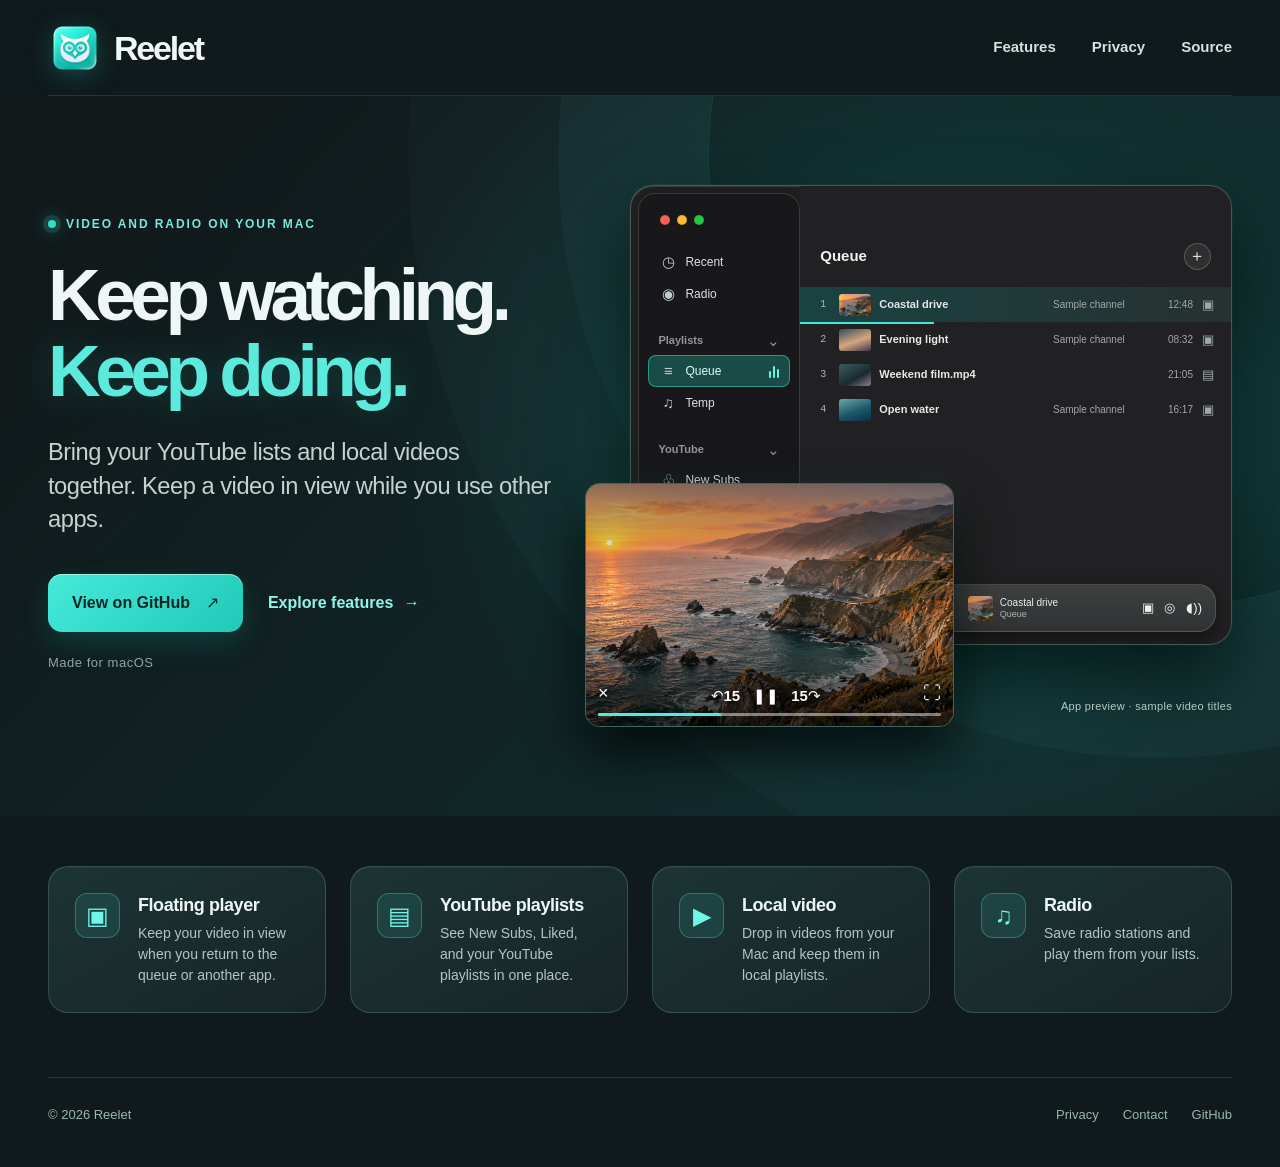
<file: index.html>
<!doctype html>
<html lang="en">
<head>
  <meta charset="utf-8">
  <meta name="viewport" content="width=device-width, initial-scale=1">
  <meta name="theme-color" content="#10191b">
  <meta name="description" content="Reelet keeps YouTube videos, local files, and radio in one Mac player with a floating video window.">
  <link rel="icon" href="favicon.png?v=6" type="image/png" sizes="128x128">
  <link rel="apple-touch-icon" href="apple-touch-icon.png?v=6">
  <title>Reelet — Keep watching. Keep doing.</title>
  <link rel="stylesheet" href="style.css?v=owl-brand-6">
</head>
<body class="home">
  <header class="topbar wrap">
    <a class="wordmark" href="./" aria-label="Reelet home"><img src="favicon.png?v=6" alt="" width="54" height="54"><span>Reelet</span></a>
    <nav class="desktop-nav" aria-label="Main navigation"><a href="#features">Features</a><a href="privacy.html">Privacy</a><a href="https://github.com/Reelet/reelet">Source</a></nav>
    <details class="mobile-menu"><summary aria-label="Open menu"><span></span><span></span><span></span></summary><nav aria-label="Mobile navigation"><a href="#features">Features</a><a href="privacy.html">Privacy</a><a href="https://github.com/Reelet/reelet">Source</a></nav></details>
  </header>
  <main>
    <section class="hero">
      <div class="hero-inner wrap">
        <div class="hero-copy">
          <div class="eyebrow"><span class="eyebrow-mark" aria-hidden="true"></span> Video and radio on your Mac</div>
          <h1>Keep watching.<br><em>Keep doing.</em></h1>
          <p>Bring your YouTube lists and local videos together. Keep a video in view while you use other apps.</p>
          <div class="actions">
            <a class="button" href="https://github.com/Reelet/reelet">View on GitHub <span aria-hidden="true">↗</span></a>
            <a class="textlink" href="#features">Explore features <span aria-hidden="true">→</span></a>
          </div>
          <p class="platform">Made for macOS</p>
        </div>
        <div class="product-scene" role="img" aria-label="Reelet app preview: dark queue with Recent, Radio, Playlists, and YouTube lists, plus a separate floating video player">
          <div class="scene-glow" aria-hidden="true"></div>
          <div class="app-window" aria-hidden="true">
            <div class="app-sidebar">
              <div class="traffic-lights"><i></i><i></i><i></i></div>
              <div class="side-item"><span class="side-symbol">◷</span>Recent</div>
              <div class="side-item"><span class="side-symbol">◉</span>Radio</div>
              <div class="side-label">Playlists <span>⌄</span></div>
              <div class="side-item selected"><span class="side-symbol">≡</span>Queue <span class="playing-bars"><i></i><i></i><i></i></span></div>
              <div class="side-item"><span class="side-symbol">♫</span>Temp</div>
              <div class="side-label">YouTube <span>⌄</span></div>
              <div class="side-item"><span class="side-symbol">♧</span>New Subs</div>
              <div class="side-item"><span class="side-symbol">♡</span>Liked</div>
              <div class="side-item"><span class="side-symbol">▣</span>My Playlist</div>
            </div>
            <div class="queue-panel">
              <div class="queue-heading"><strong>Queue</strong><span class="add-video">＋</span></div>
              <div class="queue-rows">
                <div class="queue-row playing"><span class="row-number">1</span><span class="queue-thumb coast"></span><span class="queue-title">Coastal drive</span><span class="queue-channel">Sample channel</span><span class="queue-length">12:48</span><span class="source-icon">▣</span></div>
                <div class="queue-row"><span class="row-number">2</span><span class="queue-thumb dusk"></span><span class="queue-title">Evening light</span><span class="queue-channel">Sample channel</span><span class="queue-length">08:32</span><span class="source-icon">▣</span></div>
                <div class="queue-row"><span class="row-number">3</span><span class="queue-thumb film"></span><span class="queue-title">Weekend film.mp4</span><span class="queue-channel"></span><span class="queue-length">21:05</span><span class="source-icon">▤</span></div>
                <div class="queue-row"><span class="row-number">4</span><span class="queue-thumb ocean"></span><span class="queue-title">Open water</span><span class="queue-channel">Sample channel</span><span class="queue-length">16:17</span><span class="source-icon">▣</span></div>
              </div>
              <div class="app-player-bar"><span class="bar-transport">◀&nbsp;&nbsp; ▶&nbsp;&nbsp; ▶|</span><span class="bar-now"><span class="bar-cover"></span><span>Coastal drive<small>Queue</small></span></span><span class="bar-actions">▣ &nbsp; ◎ &nbsp; ◖))</span></div>
            </div>
          </div>
          <div class="floating-player" aria-hidden="true"><img src="assets/coastal-video.webp" alt="" width="1672" height="941"><div class="video-shade"></div><div class="video-controls"><span>×</span><span>↶15 &nbsp; ❚❚ &nbsp; 15↷</span><span>⛶</span></div><div class="video-progress"><i></i></div></div>
          <span class="scene-caption">App preview · sample video titles</span>
        </div>
      </div>
    </section>
    <section id="features" class="features wrap" aria-label="Features">
      <article><span class="feature-icon">▣</span><div><h2>Floating player</h2><p>Keep your video in view when you return to the queue or another app.</p></div></article>
      <article><span class="feature-icon">▤</span><div><h2>YouTube playlists</h2><p>See New Subs, Liked, and your YouTube playlists in one place.</p></div></article>
      <article><span class="feature-icon">▶</span><div><h2>Local video</h2><p>Drop in videos from your Mac and keep them in local playlists.</p></div></article>
      <article><span class="feature-icon">♫</span><div><h2>Radio</h2><p>Save radio stations and play them from your lists.</p></div></article>
    </section>
  </main>
  <footer class="wrap"><span>© 2026 Reelet</span><span><a href="privacy.html">Privacy</a><a href="mailto:h@kor.nz">Contact</a><a href="https://github.com/Reelet/reelet">GitHub</a></span></footer>
</body>
</html>
</file>
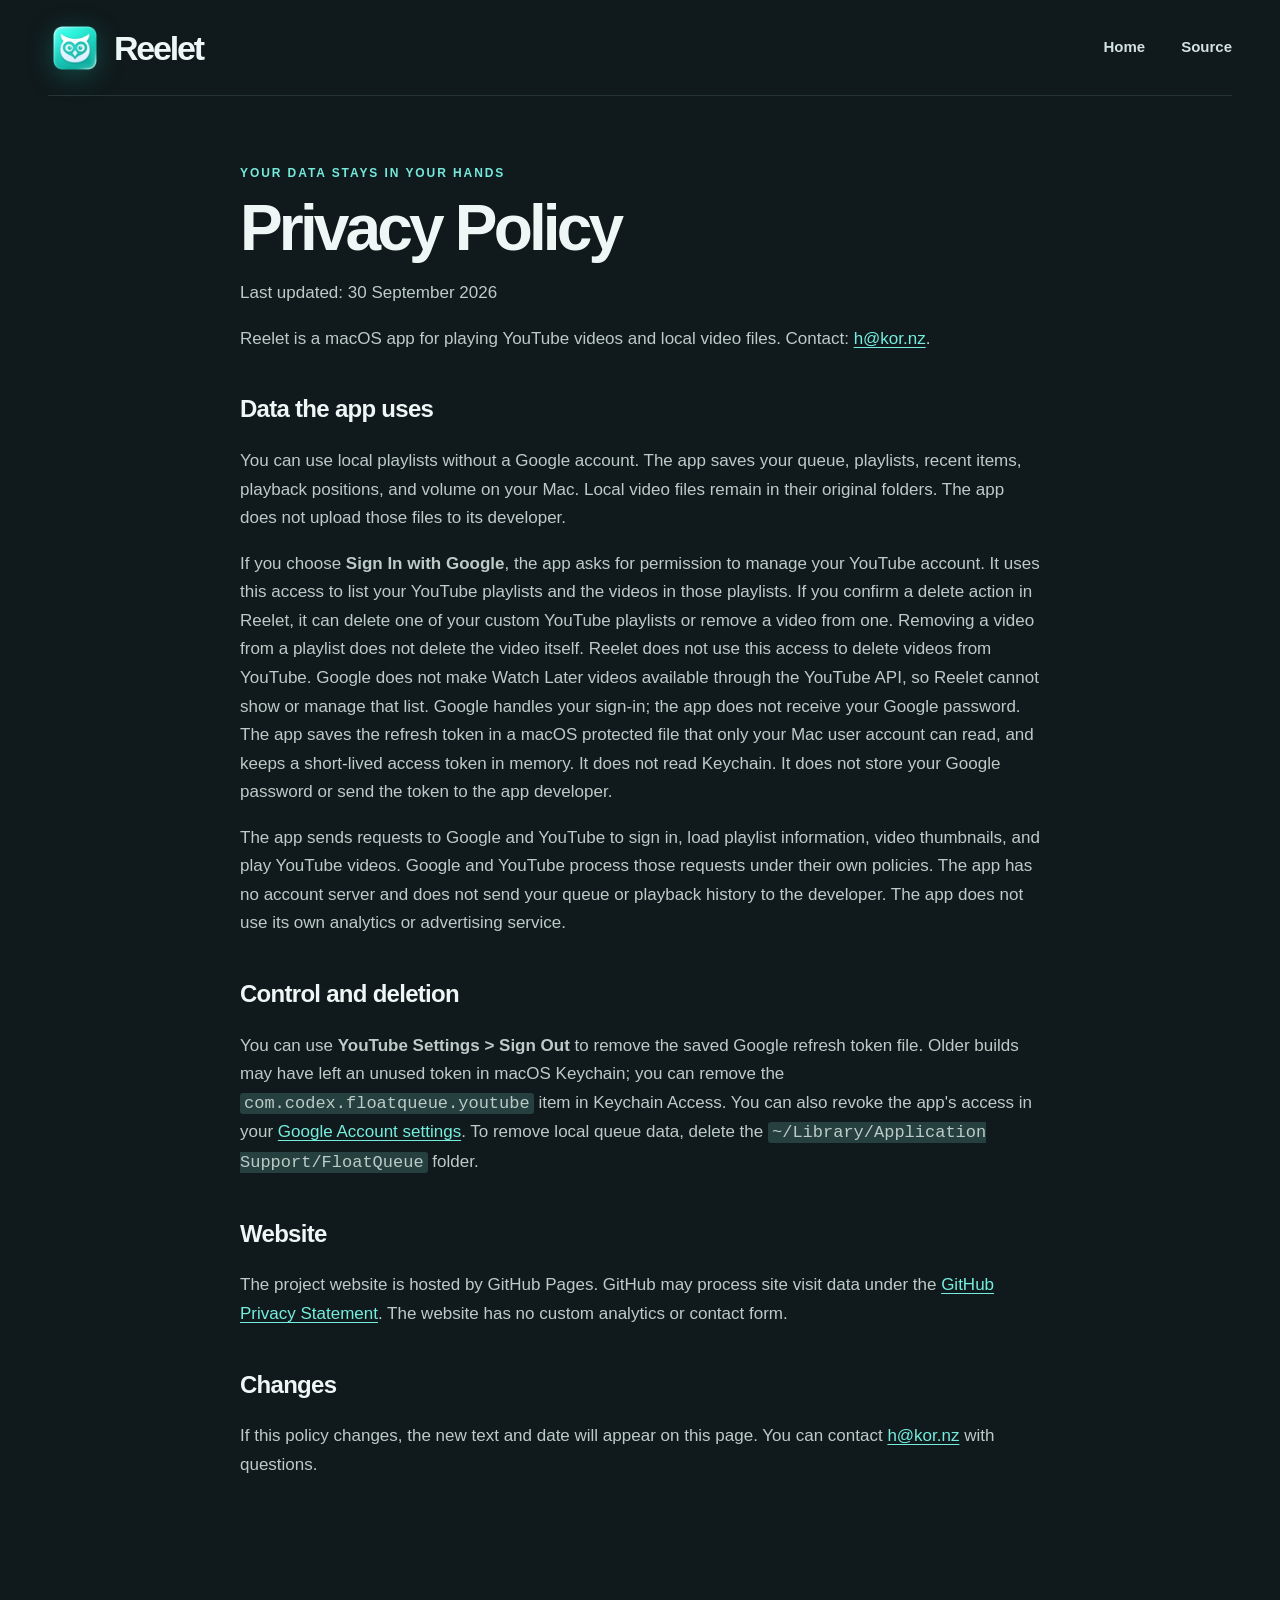
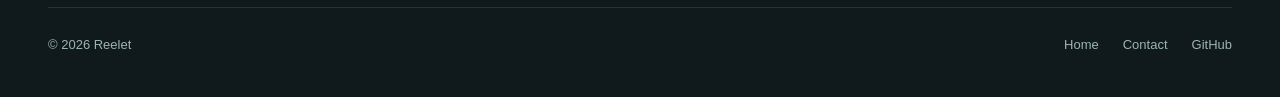
<file: privacy.html>
<!doctype html>
<html lang="en">
<head><meta charset="utf-8"><meta name="viewport" content="width=device-width, initial-scale=1"><meta name="theme-color" content="#10191b"><title>Privacy — Reelet</title><link rel="icon" href="favicon.png?v=6" type="image/png" sizes="128x128"><link rel="apple-touch-icon" href="apple-touch-icon.png?v=6"><link rel="stylesheet" href="style.css?v=owl-brand-6"></head>
<body>
  <header class="topbar wrap"><a class="wordmark" href="./" aria-label="Reelet home"><img src="favicon.png?v=6" alt="" width="62" height="62"><span>Reelet</span></a><nav class="desktop-nav" aria-label="Main navigation"><a href="./">Home</a><a href="https://github.com/Reelet/reelet">Source</a></nav><details class="mobile-menu"><summary aria-label="Open menu"><span></span><span></span><span></span></summary><nav aria-label="Mobile navigation"><a href="./">Home</a><a href="https://github.com/Reelet/reelet">Source</a></nav></details></header>
  <main class="policy wrap">
    <div class="eyebrow">Your data stays in your hands</div><h1>Privacy Policy</h1><p>Last updated: 30 September 2026</p>
    <p>Reelet is a macOS app for playing YouTube videos and local video files. Contact: <a href="mailto:h@kor.nz">h@kor.nz</a>.</p>
    <h2>Data the app uses</h2>
    <p>You can use local playlists without a Google account. The app saves your queue, playlists, recent items, playback positions, and volume on your Mac. Local video files remain in their original folders. The app does not upload those files to its developer.</p>
    <p>If you choose <strong>Sign In with Google</strong>, the app asks for permission to manage your YouTube account. It uses this access to list your YouTube playlists and the videos in those playlists. If you confirm a delete action in Reelet, it can delete one of your custom YouTube playlists or remove a video from one. Removing a video from a playlist does not delete the video itself. Reelet does not use this access to delete videos from YouTube. Google does not make Watch Later videos available through the YouTube API, so Reelet cannot show or manage that list. Google handles your sign-in; the app does not receive your Google password. The app saves the refresh token in a macOS protected file that only your Mac user account can read, and keeps a short-lived access token in memory. It does not read Keychain. It does not store your Google password or send the token to the app developer.</p>
    <p>The app sends requests to Google and YouTube to sign in, load playlist information, video thumbnails, and play YouTube videos. Google and YouTube process those requests under their own policies. The app has no account server and does not send your queue or playback history to the developer. The app does not use its own analytics or advertising service.</p>
    <h2>Control and deletion</h2>
    <p>You can use <strong>YouTube Settings &gt; Sign Out</strong> to remove the saved Google refresh token file. Older builds may have left an unused token in macOS Keychain; you can remove the <code>com.codex.floatqueue.youtube</code> item in Keychain Access. You can also revoke the app's access in your <a href="https://myaccount.google.com/connections">Google Account settings</a>. To remove local queue data, delete the <code>~/Library/Application Support/FloatQueue</code> folder.</p>
    <h2>Website</h2>
    <p>The project website is hosted by GitHub Pages. GitHub may process site visit data under the <a href="https://docs.github.com/en/site-policy/privacy-policies/github-general-privacy-statement">GitHub Privacy Statement</a>. The website has no custom analytics or contact form.</p>
    <h2>Changes</h2>
    <p>If this policy changes, the new text and date will appear on this page. You can contact <a href="mailto:h@kor.nz">h@kor.nz</a> with questions.</p>
  </main>
  <footer class="wrap"><span>© 2026 Reelet</span><span><a href="./">Home</a><a href="mailto:h@kor.nz">Contact</a><a href="https://github.com/Reelet/reelet">GitHub</a></span></footer>
</body></html>
</file>
<file: style.css>
:root{font-family:-apple-system,BlinkMacSystemFont,"SF Pro Display","Helvetica Neue",Arial,sans-serif;color:#eef7f6;background:#10191b;font-synthesis:none}
*{box-sizing:border-box}
html{scroll-behavior:smooth}
body{margin:0;min-width:320px;line-height:1.5}
a{color:inherit;text-decoration:none}
a:focus-visible,summary:focus-visible{outline:3px solid #68f6e7;outline-offset:4px;border-radius:5px}
.wrap{width:min(1320px,calc(100% - 96px));margin-inline:auto}
.topbar{height:96px;display:flex;align-items:center;justify-content:space-between;border-bottom:1px solid #b7f7ec1f;position:relative;z-index:3}
.wordmark{display:inline-flex;align-items:center;gap:12px;font-size:34px;font-weight:800;letter-spacing:-.065em;line-height:1}
.wordmark img{width:54px;height:54px;object-fit:contain;filter:drop-shadow(0 5px 13px #1bdaca42)}
.topbar nav{display:flex;align-items:center;gap:36px;color:#d3e2e0;font-size:15px;font-weight:560}
.topbar nav a:hover,footer a:hover{color:#5bf1e1}
.mobile-menu{display:none}
.hero{position:relative;overflow:hidden;isolation:isolate;background:radial-gradient(ellipse 49% 65% at 78% 42%,#154747 0,#123332 45%,transparent 100%),linear-gradient(132deg,#11191b 12%,#102a2b 75%,#102122)}
.hero:before{content:"";position:absolute;width:900px;height:900px;right:-330px;top:-390px;border:1px solid #76fff01b;border-radius:50%;box-shadow:0 0 0 150px #76fff009,0 0 0 300px #76fff006;z-index:-1}
.hero-inner{min-height:720px;display:grid;grid-template-columns:minmax(0,43%) minmax(0,57%);align-items:center;gap:28px;padding:60px 0 78px}
.hero-copy{position:relative;z-index:2;padding-bottom:6px}
.eyebrow{display:flex;align-items:center;gap:10px;color:#74e9dc;font-size:12px;font-weight:750;letter-spacing:.16em;text-transform:uppercase}
.eyebrow-mark{display:inline-block;width:8px;height:8px;border-radius:50%;background:#33dec9;box-shadow:0 0 0 5px #33dec927,0 0 18px #33dec9}
.hero h1{margin:24px 0 0;font-size:clamp(54px,5.7vw,83px);font-weight:800;letter-spacing:-.075em;line-height:1.04}
.hero h1 em{font-style:normal;color:#5beadb;text-shadow:0 0 37px #35cfbd39}
.hero-copy>p:not(.platform){max-width:505px;margin:27px 0 0;color:#c5d2d1;font-size:clamp(20px,1.85vw,25px);line-height:1.42;letter-spacing:-.02em}
.actions{display:flex;align-items:center;gap:25px;margin-top:37px}
.button{display:inline-flex;align-items:center;justify-content:center;gap:16px;min-height:58px;padding:0 24px;border-radius:14px;background:linear-gradient(135deg,#45ead9,#20c9b9);color:#092623;box-shadow:0 11px 28px #06d3bc29, inset 0 1px #c8fff794;font-size:16px;font-weight:760;white-space:nowrap;transition:transform .18s,box-shadow .18s}
.button:hover{transform:translateY(-2px);box-shadow:0 15px 32px #06d3bc3c,inset 0 1px #c8fff794}
.textlink{color:#91f5e9;font-size:16px;font-weight:650;white-space:nowrap}
.textlink:hover{text-decoration:underline;text-underline-offset:4px}
.textlink span{margin-left:6px}
.platform{margin:21px 0 0;color:#8ba7a5;font-size:13px;letter-spacing:.04em}
.product-scene{position:relative;width:100%;height:560px;min-width:0}
.scene-glow{position:absolute;inset:12% 0 10% 8%;border-radius:50%;background:#1ce1ce25;filter:blur(60px)}
.app-window{position:absolute;left:7%;top:18px;width:93%;height:460px;display:flex;overflow:hidden;border:1px solid #83bdb05c;border-radius:23px;background:#212123;box-shadow:0 37px 75px #00100fcc,0 0 0 1px #ffffff09,inset 0 1px #fff2;font-size:12px;color:#f1f1f2}
.app-sidebar{width:27%;flex:none;margin:7px 0 7px 7px;padding:0 9px;background:#18181a;border:1px solid #ffffff24;border-radius:17px;box-shadow:5px 0 20px #0004}
.traffic-lights{height:52px;display:flex;align-items:center;gap:7px;padding-left:12px}
.traffic-lights i{width:10px;height:10px;border-radius:50%;background:#ff5f57;box-shadow:inset 0 0 0 1px #0002}
.traffic-lights i:nth-child(2){background:#febc2e}.traffic-lights i:nth-child(3){background:#28c840}
.side-item{height:32px;display:flex;align-items:center;gap:7px;padding:0 10px;border-radius:8px;color:#dfdfe1;white-space:nowrap;overflow:hidden;text-overflow:ellipsis;font-weight:540}
.side-symbol{width:20px;flex:none;text-align:center;color:#c3cdcb;font-size:15px}
.side-item.selected{background:#20cdbd48;border:1px solid #38e9d380;color:#d7fff8;padding-left:9px}
.playing-bars{display:flex;align-items:end;gap:2px;margin-left:auto;height:13px}.playing-bars i{width:2px;height:7px;border-radius:2px;background:#6af4e5}.playing-bars i:nth-child(2){height:12px}.playing-bars i:nth-child(3){height:9px}
.side-label{height:45px;display:flex;align-items:end;justify-content:space-between;padding:0 10px 7px;color:#929797;font-size:11px;font-weight:680}
.side-label span{font-size:15px;line-height:1}
.queue-panel{position:relative;flex:1;min-width:0;padding:53px 0 0;background:#212123}
.queue-heading{display:flex;align-items:center;justify-content:space-between;height:34px;padding:0 20px;margin-bottom:14px}
.queue-heading strong{font-size:15px;font-weight:650}.add-video{width:27px;height:27px;display:grid;place-items:center;border:1px solid #fff3;border-radius:50%;background:#fff1;font-size:16px}
.queue-rows{padding-bottom:66px}.queue-row{height:35px;display:flex;align-items:center;gap:8px;padding:0 15px;color:#e7e9e9;white-space:nowrap;font-size:11px}
.queue-row.playing{background:linear-gradient(90deg,#194342,#263130)}.queue-row.playing:after{content:"";position:absolute;left:0;top:136px;width:31%;height:2px;background:#43e7d2}
.row-number{width:16px;flex:none;text-align:center;color:#adb6b4;font:10px ui-monospace,SFMono-Regular,Menlo,monospace}.queue-thumb{width:32px;height:22px;flex:none;border-radius:3px;background-size:cover;background-position:center}.queue-thumb.coast,.bar-cover{background-image:url("assets/coastal-video.webp")}.queue-thumb.dusk{background:linear-gradient(160deg,#2f4c5a,#d5a77f 55%,#40374b)}.queue-thumb.film{background:linear-gradient(150deg,#3e5c64,#192a31 60%,#9a7984)}.queue-thumb.ocean{background:linear-gradient(160deg,#6ba9a7,#1d586a 55%,#102f45)}
.queue-title{flex:1;min-width:0;overflow:hidden;text-overflow:ellipsis;font-weight:560}.queue-channel{width:94px;min-width:0;overflow:hidden;text-overflow:ellipsis;color:#a1a8a8;font-size:10px}.queue-length{width:38px;text-align:right;color:#a1a8a8;font-size:10px}.source-icon{width:15px;text-align:center;color:#9da9a7;font-size:13px}
.app-player-bar{position:absolute;left:15px;right:15px;bottom:12px;height:48px;display:flex;align-items:center;justify-content:space-between;gap:8px;padding:0 13px;border:1px solid #fff2;border-radius:18px;background:linear-gradient(#464748cc,#333536dc);box-shadow:0 8px 20px #0007;backdrop-filter:blur(14px)}
.bar-transport{white-space:nowrap;color:#ecf1ef;font-size:13px}.bar-now{display:flex;align-items:center;gap:7px;min-width:0;color:#e8eeee;font-size:10px;line-height:1.2}.bar-now>span:last-child{white-space:nowrap;overflow:hidden;text-overflow:ellipsis}.bar-now small{display:block;color:#abb9b5;font-size:9px}.bar-cover{width:25px;height:25px;flex:none;border-radius:4px;background-size:cover;background-position:center}.bar-actions{white-space:nowrap;color:#e9f4f1;font-size:13px}
.floating-player{position:absolute;left:0;bottom:0;width:57%;height:244px;overflow:hidden;border:1px solid #88d5c469;border-radius:15px;background:#0b1718;box-shadow:0 24px 50px #000b,0 0 27px #26cdbb19}.floating-player img{display:block;width:100%;height:100%;object-fit:cover}.video-shade{position:absolute;inset:0;background:linear-gradient(#0006,transparent 35%,transparent 54%,#000b)}.video-controls{position:absolute;inset:0 12px 19px;display:flex;align-items:end;justify-content:space-between;color:white;font-size:18px;text-shadow:0 1px 5px #000}.video-controls span:nth-child(2){font-size:15px;font-weight:700}.video-progress{position:absolute;left:12px;right:12px;bottom:10px;height:3px;border-radius:4px;background:#fff7}.video-progress i{display:block;width:36%;height:100%;border-radius:4px;background:#50ecdc}
.scene-caption{position:absolute;right:0;bottom:13px;color:#b3cbc5;font-size:11px;letter-spacing:.03em}
.features{display:grid;grid-template-columns:repeat(4,minmax(0,1fr));gap:24px;padding:50px 0 64px}.features article{display:flex;align-items:flex-start;gap:18px;padding:26px;border:1px solid #a7f4e62d;border-radius:20px;background:linear-gradient(150deg,#1c3434,#172527);box-shadow:inset 0 1px #ffffff0c}.feature-icon{width:45px;height:45px;flex:none;display:grid;place-items:center;border:1px solid #62ead84d;border-radius:12px;background:#3ad7c91c;color:#70f6e7;font-size:24px;line-height:1}.features h2{margin:1px 0 6px;font-size:18px;letter-spacing:-.025em;line-height:1.25}.features p{margin:0;color:#b4c5c2;font-size:14px;line-height:1.5}
footer{display:flex;justify-content:space-between;gap:20px;border-top:1px solid #b7f7ec1f;padding:27px 0 43px;color:#9bb6b0;font-size:13px}footer span:last-child{display:flex;gap:24px}
.policy{max-width:800px;padding:68px 0 110px}.policy .eyebrow{display:block}.policy h1{margin:13px 0 17px;font-size:clamp(42px,6vw,64px);letter-spacing:-.06em;line-height:1.05}.policy h2{margin-top:38px;font-size:24px;letter-spacing:-.03em}.policy p{color:#bdcbc8;font-size:17px;line-height:1.68}.policy a{color:#75eddf;text-decoration:underline;text-underline-offset:3px}.policy code{background:#25403e;border-radius:3px;padding:1px 4px}
@media(max-width:1100px){.wrap{width:min(100% - 64px,1320px)}.hero-inner{grid-template-columns:minmax(0,42%) minmax(0,58%);gap:15px}.hero h1{font-size:clamp(50px,5.7vw,70px)}.product-scene{height:505px}.app-window{height:420px}.floating-player{height:216px}.queue-channel{width:70px}.features{grid-template-columns:repeat(2,minmax(0,1fr));gap:14px}.features article{padding:20px;gap:13px}}
@media(max-width:800px){.wrap{width:min(100% - 44px,690px)}.hero-inner{display:block;min-height:0;padding-top:68px;padding-bottom:65px}.hero h1{font-size:clamp(54px,8vw,72px)}.product-scene{max-width:660px;height:510px;margin:55px auto 0}.app-window{height:425px}.floating-player{height:222px}.features{grid-template-columns:1fr;padding-top:25px}.features article{padding:22px}.features h2{font-size:19px}}
@media(max-width:520px){.wrap{width:calc(100% - 36px)}.topbar{height:78px}.wordmark{gap:8px;font-size:29px}.wordmark img{width:45px;height:45px}.desktop-nav{display:none!important}.mobile-menu{display:block;position:relative}.mobile-menu summary{display:flex;flex-direction:column;justify-content:space-between;width:30px;height:23px;cursor:pointer;list-style:none}.mobile-menu summary::-webkit-details-marker{display:none}.mobile-menu summary span{display:block;width:100%;height:3px;border-radius:2px;background:#d1f3ee}.mobile-menu nav{display:flex;flex-direction:column;gap:0;position:absolute;right:0;top:40px;min-width:160px;padding:8px;border:1px solid #5fe6d055;border-radius:11px;background:#1c3030;box-shadow:0 12px 30px #0008;font-size:16px}.mobile-menu nav a{padding:9px 12px}.hero-inner{padding-top:58px;padding-bottom:45px}.eyebrow{font-size:10px;letter-spacing:.13em}.hero h1{font-size:clamp(46px,11.5vw,61px)}.hero-copy>p:not(.platform){font-size:19px;margin-top:23px}.actions{gap:19px;flex-wrap:wrap;margin-top:31px}.button{min-height:53px;padding:0 18px;font-size:15px}.textlink{font-size:15px}.product-scene{height:345px;margin-top:45px}.app-window{left:5%;top:0;width:95%;height:283px;border-radius:14px;font-size:9px}.app-sidebar{width:28%;margin:4px 0 4px 4px;padding:0 3px;border-radius:11px}.traffic-lights{height:31px;gap:4px;padding-left:6px}.traffic-lights i{width:6px;height:6px}.side-item{height:22px;gap:3px;padding:0 4px;font-size:8px;border-radius:5px}.side-item.selected{padding-left:3px}.side-symbol{width:13px;font-size:10px}.side-label{height:29px;padding:0 4px 4px;font-size:8px}.side-label span{font-size:10px}.playing-bars{display:none}.queue-panel{padding-top:30px}.queue-heading{height:24px;padding:0 8px;margin-bottom:8px}.queue-heading strong{font-size:11px}.add-video{width:20px;height:20px;font-size:12px}.queue-row{height:26px;gap:3px;padding:0 5px;font-size:8px}.queue-row.playing:after{top:88px}.row-number{width:9px;font-size:7px}.queue-thumb{width:22px;height:16px}.queue-channel{width:39px;font-size:7px}.queue-length{width:25px;font-size:7px}.source-icon{width:10px;font-size:9px}.app-player-bar{left:6px;right:6px;bottom:6px;height:30px;padding:0 5px;border-radius:12px}.bar-transport,.bar-actions{font-size:8px}.bar-now{gap:3px;font-size:7px}.bar-now small{font-size:6px}.bar-cover{width:16px;height:16px}.floating-player{width:59%;height:139px;border-radius:10px}.video-controls{inset:0 6px 12px;font-size:12px}.video-controls span:nth-child(2){font-size:10px}.video-progress{left:6px;right:6px;bottom:6px;height:2px}.scene-caption{font-size:8px;bottom:9px}.features{gap:12px}.features article{padding:18px}.feature-icon{width:40px;height:40px}footer{display:block}footer span:last-child{margin-top:14px}.policy{padding:52px 0 80px}.policy p{font-size:16px}}
@media(max-width:370px){.hero h1{font-size:42px}.queue-channel{display:none}}
@media(prefers-reduced-motion:reduce){html{scroll-behavior:auto}.button{transition:none}}
</file>
